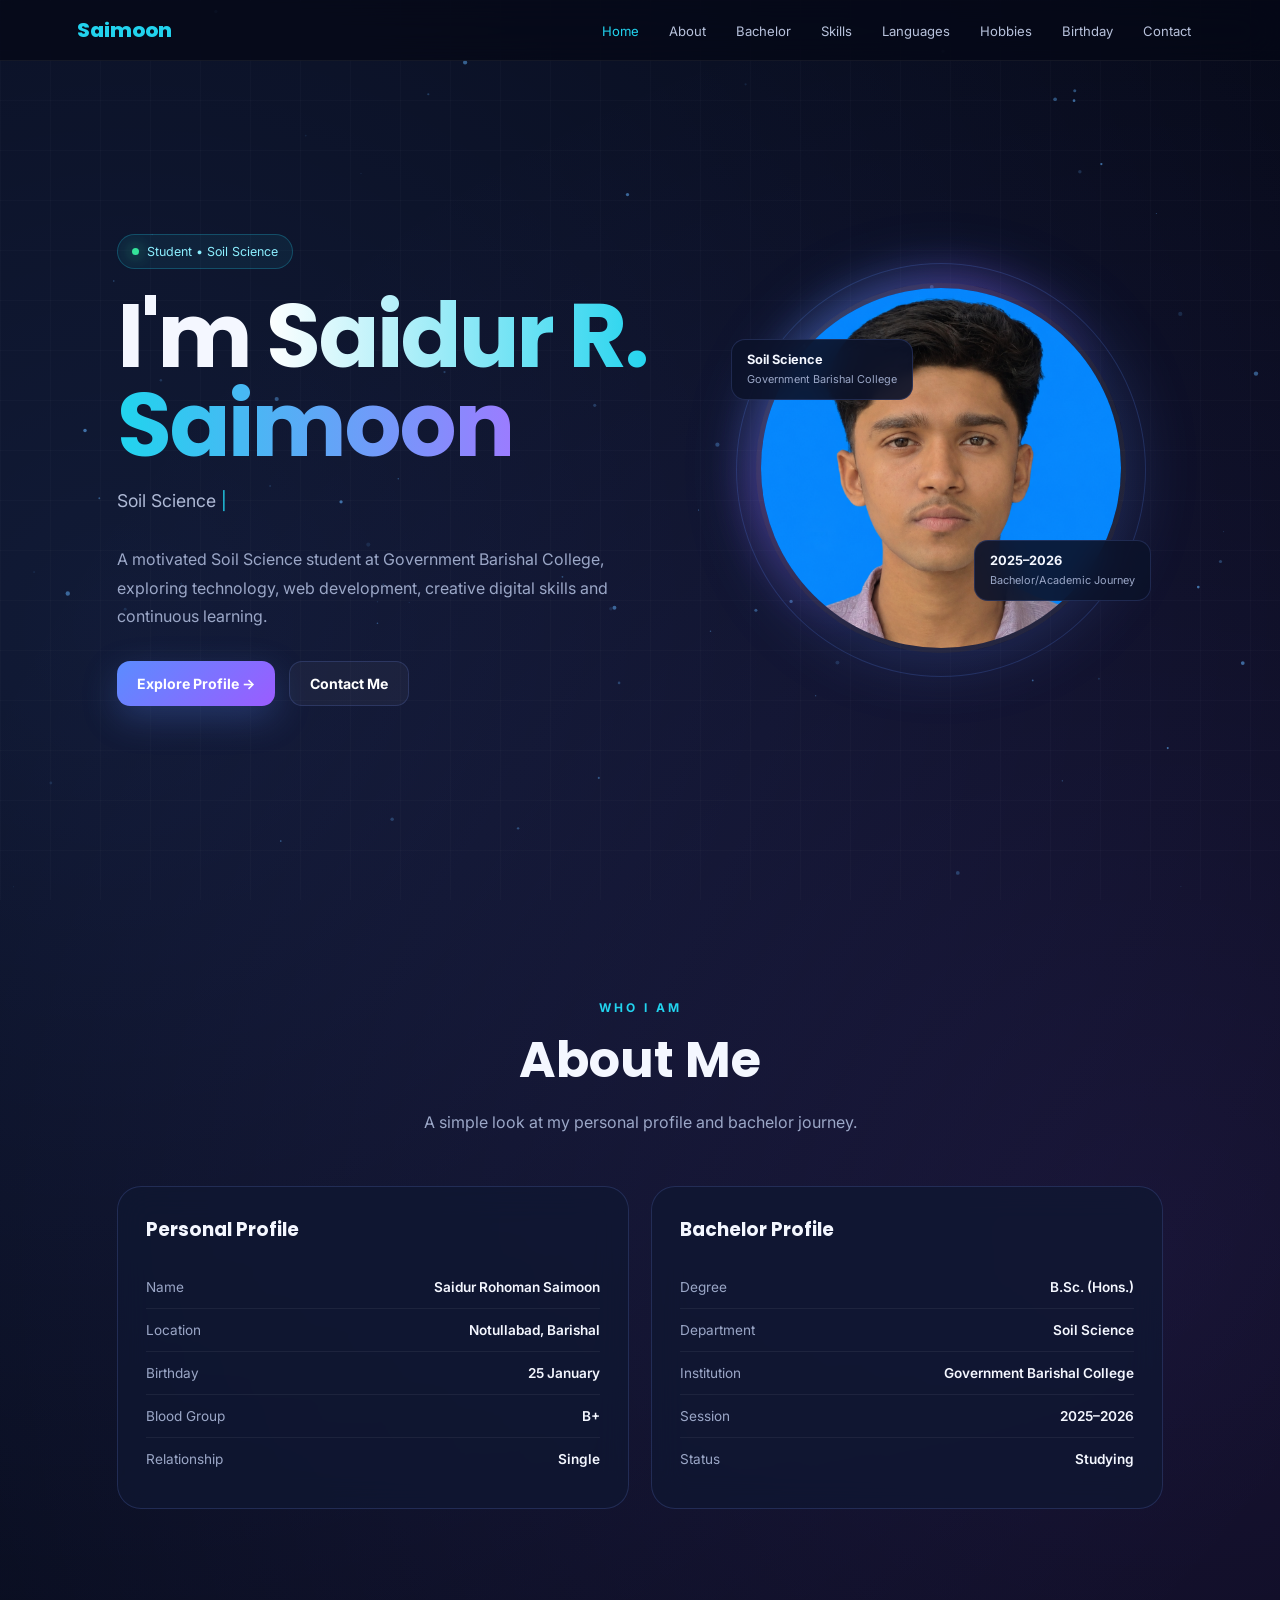
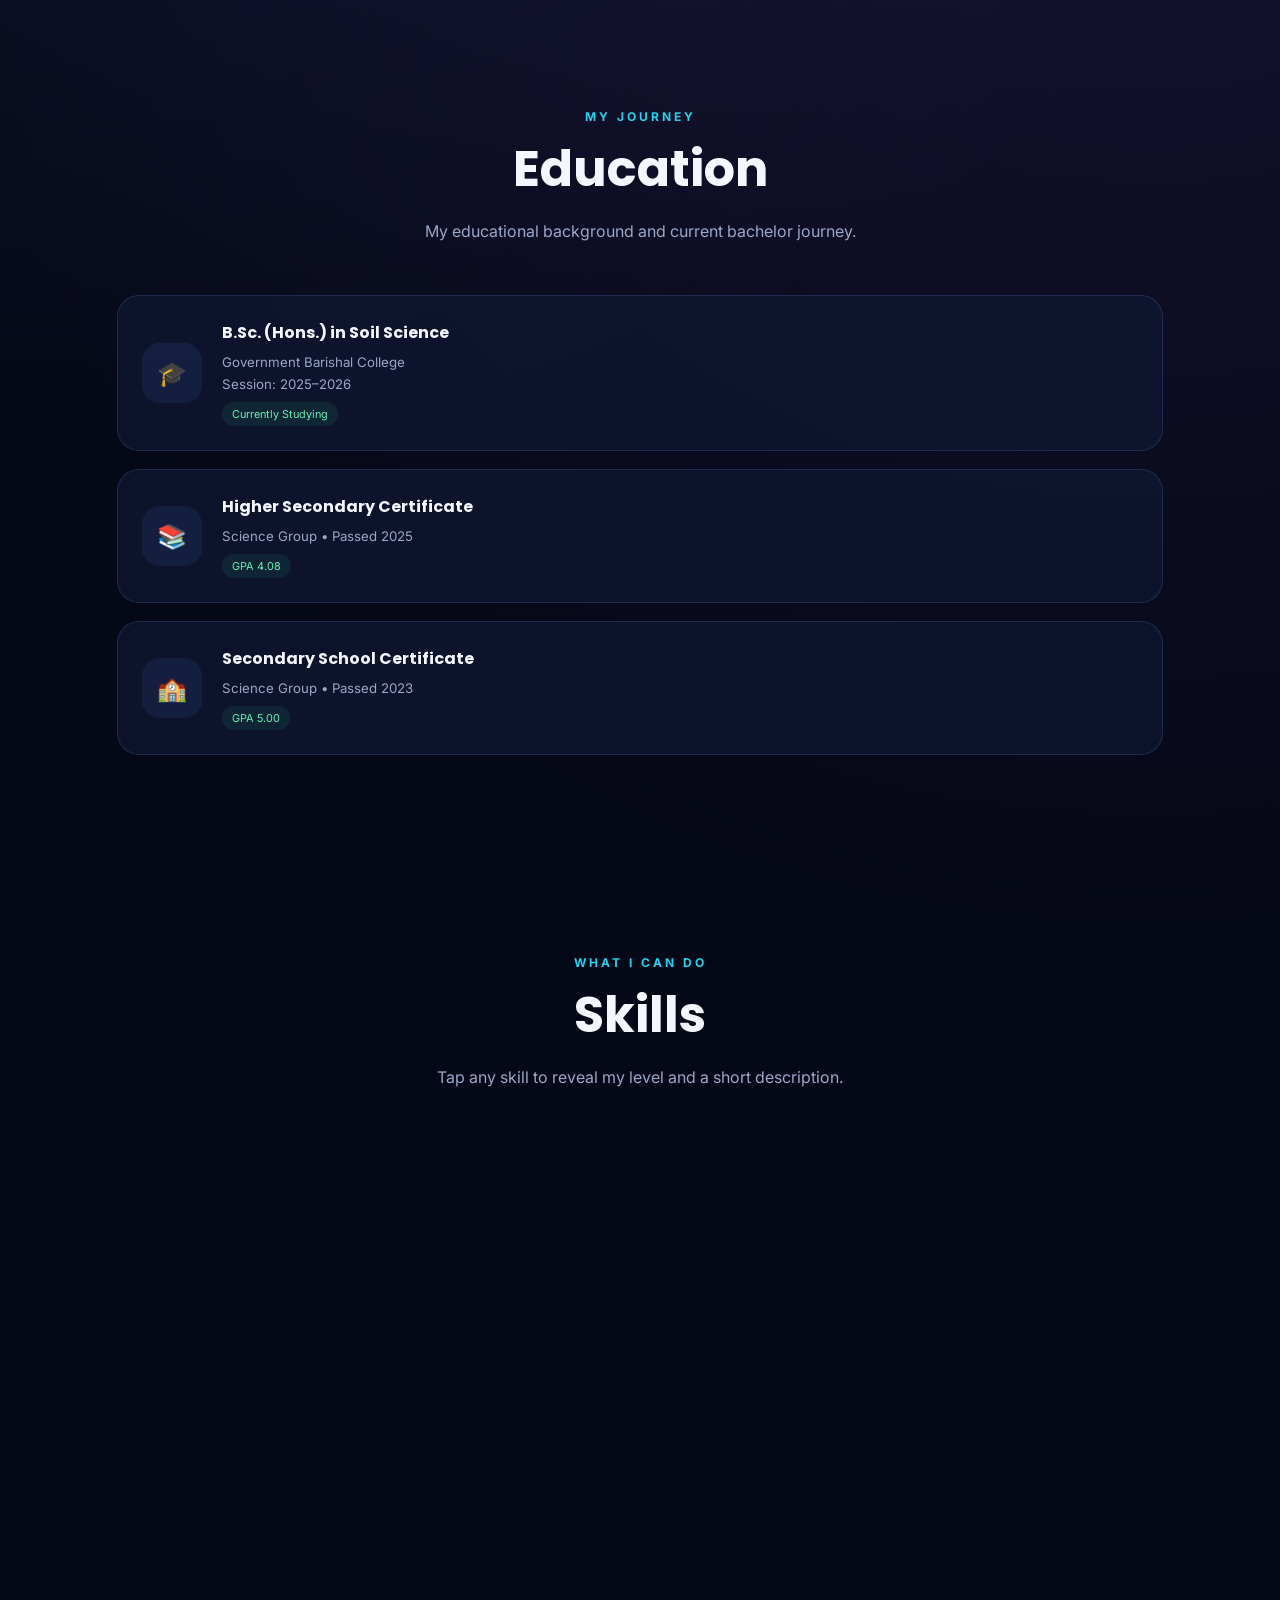
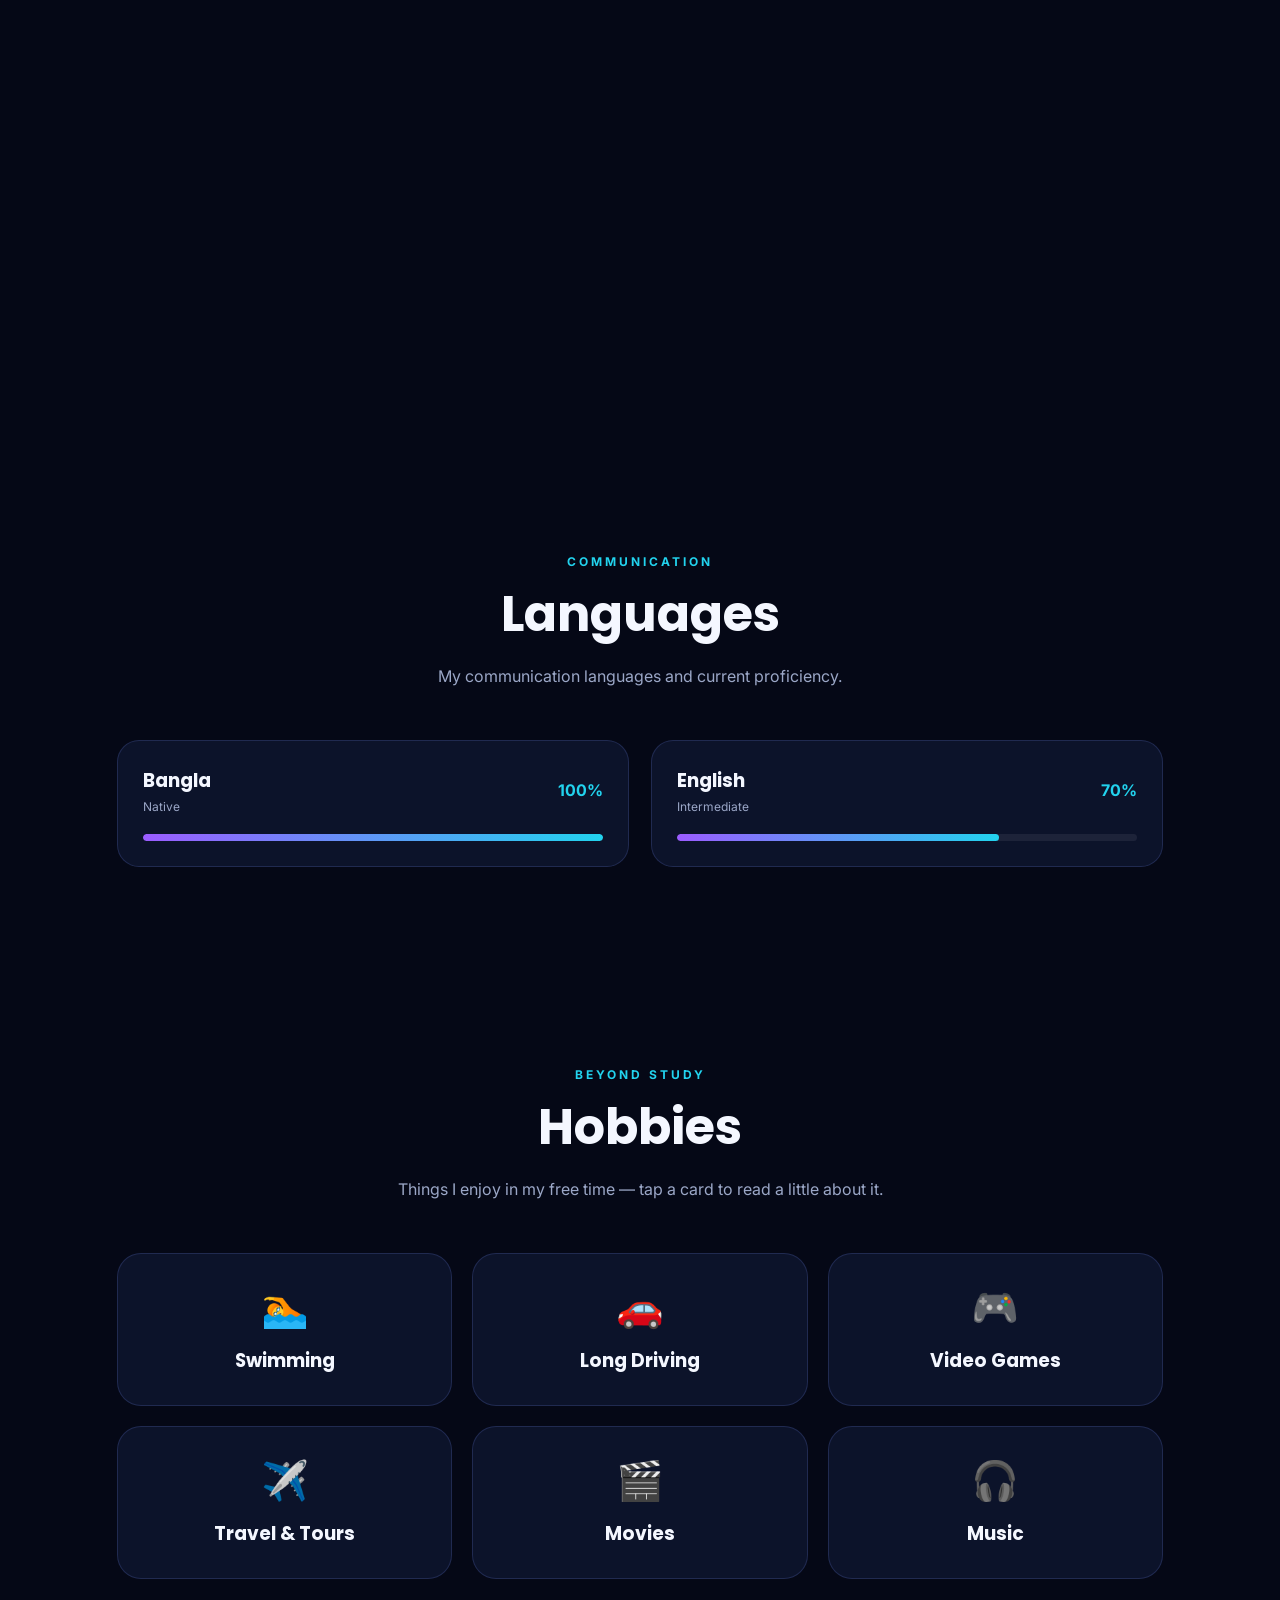
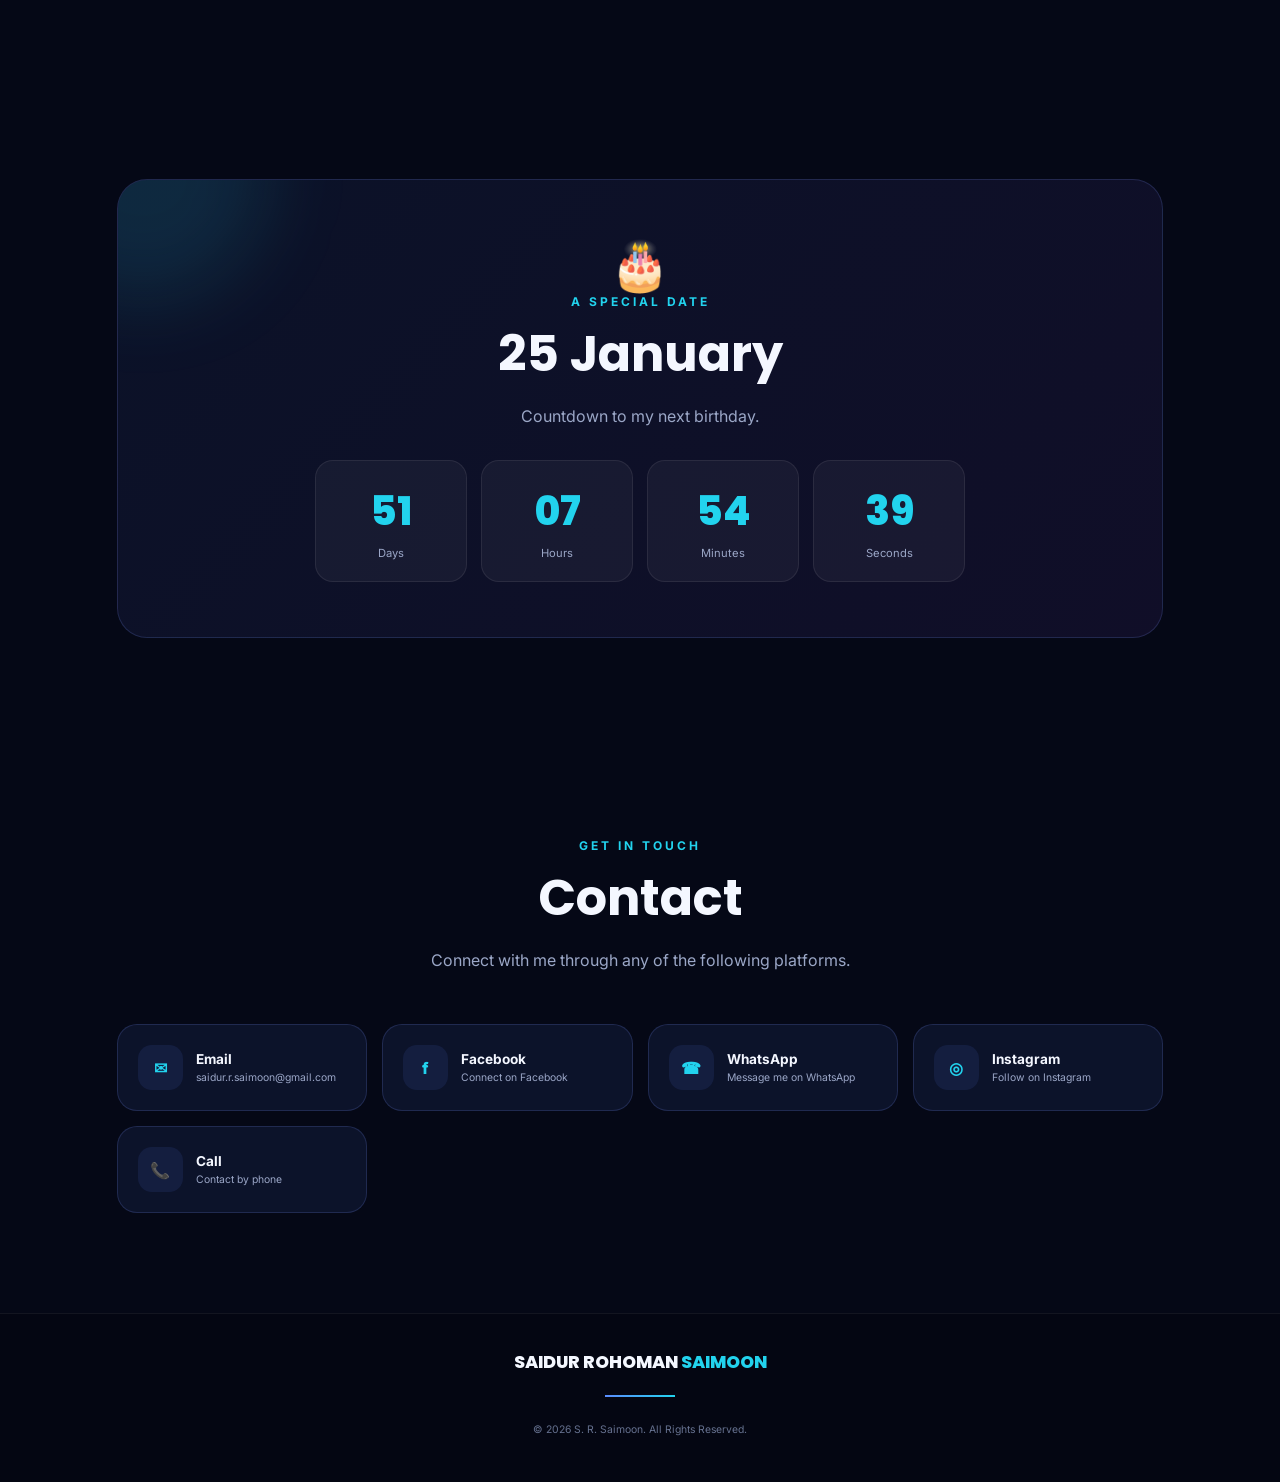
<file: index.html>
<!DOCTYPE html>
<html lang="en">
<head>

<meta charset="UTF-8">

<meta name="viewport"
content="width=device-width, initial-scale=1.0">

<meta name="theme-color" content="#050816">

<title>S. R. Saimoon | Portfolio</title>

<link rel="preconnect"
href="https://fonts.googleapis.com">

<link rel="preconnect"
href="https://fonts.gstatic.com"
crossorigin>

<link href="https://fonts.googleapis.com/css2?family=Inter:wght@400;500;600;700;800&family=Poppins:wght@400;500;600;700;800&display=swap"
rel="stylesheet">


<style>

*{
    margin:0;
    padding:0;
    box-sizing:border-box;
    scroll-behavior:smooth;
}

:root{
    --bg:#050816;
    --bg2:#080d20;
    --card:rgba(15,23,50,.75);
    --border:rgba(120,150,255,.18);
    --text:#f4f7ff;
    --muted:#9ba7c7;
    --blue:#5b8cff;
    --cyan:#22d3ee;
    --purple:#9b5cff;
    --green:#35e39a;
}

body{
    font-family:"Inter",sans-serif;
    color:var(--text);
    background:
    radial-gradient(
        circle at 10% 10%,
        rgba(91,140,255,.14),
        transparent 25%
    ),
    radial-gradient(
        circle at 90% 20%,
        rgba(155,92,255,.12),
        transparent 25%
    ),
    var(--bg);

    overflow-x:hidden;
}

body::before{
    content:"";
    position:fixed;
    inset:0;
    pointer-events:none;

    background-image:
    linear-gradient(
        rgba(255,255,255,.018) 1px,
        transparent 1px
    ),
    linear-gradient(
        90deg,
        rgba(255,255,255,.018) 1px,
        transparent 1px
    );

    background-size:50px 50px;
    z-index:-2;
}

a{
    text-decoration:none;
    color:inherit;
}

button{
    font-family:inherit;
}

canvas{
    position:fixed;
    inset:0;
    pointer-events:none;
    z-index:-1;
}


/* NAVBAR */

.navbar{
    position:fixed;
    top:0;
    left:0;
    width:100%;
    z-index:1000;

    padding:15px 6%;

    background:rgba(5,8,22,.72);
    backdrop-filter:blur(18px);

    border-bottom:
    1px solid rgba(255,255,255,.06);
}

.nav-inner{
    max-width:1250px;
    margin:auto;

    display:flex;
    align-items:center;
    justify-content:space-between;
}

.logo{
    font-family:"Poppins",sans-serif;
    font-size:1.25rem;
    font-weight:800;
}

.logo span{
    color:var(--cyan);
}

.nav-links{
    display:flex;
    gap:6px;
    list-style:none;
}

.nav-links a{
    padding:9px 12px;

    color:#b8c2dc;
    font-size:.82rem;

    border-radius:10px;

    transition:.3s;
}

.nav-links a:hover{
    color:white;
    background:
    rgba(91,140,255,.12);
}

.menu-btn{
    display:none;

    width:42px;
    height:42px;

    border:0;
    border-radius:12px;

    color:white;
    background:
    rgba(255,255,255,.06);

    font-size:1.3rem;
    cursor:pointer;
}


/* COMMON */

section{
    width:100%;
    max-width:1200px;
    margin:auto;
    padding:100px 6%;
}

.section-title{
    text-align:center;
    margin-bottom:50px;
}

.section-title .small{
    color:var(--cyan);

    font-size:.75rem;
    font-weight:700;

    text-transform:uppercase;
    letter-spacing:3px;
}

.section-title h2{
    margin-top:8px;

    font-family:"Poppins",sans-serif;

    font-size:
    clamp(2rem,5vw,3.1rem);
}

.section-title p{
    max-width:650px;
    margin:12px auto 0;

    color:var(--muted);
    line-height:1.7;
}

.reveal{
    opacity:0;
    transform:translateY(40px);

    transition:
    opacity .9s ease,
    transform .9s ease;
}

.reveal.show{
    opacity:1;
    transform:translateY(0);
}


/* HERO */

.hero{
    min-height:100vh;

    display:grid;
    grid-template-columns:1.1fr .9fr;

    align-items:center;
    gap:60px;

    padding-top:140px;
}

.badge{
    display:inline-flex;
    align-items:center;
    gap:8px;

    padding:9px 14px;

    border:
    1px solid rgba(34,211,238,.25);

    background:
    rgba(34,211,238,.07);

    color:#8cefff;

    border-radius:50px;

    font-size:.78rem;

    animation:
    badgePulse 2.5s infinite;
}

.badge::before{
    content:"";

    width:7px;
    height:7px;

    border-radius:50%;

    background:var(--green);

    box-shadow:
    0 0 15px var(--green);
}

.hero h1{
    margin-top:22px;

    font-family:"Poppins",sans-serif;

    font-size:
    clamp(3rem,7vw,6rem);

    line-height:1;

    letter-spacing:-3px;
}

.hero h1 span{
    background:
    linear-gradient(
        90deg,
        white,
        var(--cyan),
        #9b7cff
    );

    -webkit-background-clip:text;
    color:transparent;
}

.type-line{
    min-height:35px;

    margin-top:20px;

    color:#aeb9d5;
    font-size:1.1rem;
}

.cursor{
    color:var(--cyan);
    animation:blink .7s infinite;
}

.hero-desc{
    max-width:650px;

    margin-top:20px;

    color:var(--muted);

    line-height:1.8;
}

.hero-buttons{
    display:flex;
    flex-wrap:wrap;
    gap:14px;

    margin-top:30px;
}

.btn{
    position:relative;
    overflow:hidden;

    display:inline-flex;
    align-items:center;
    justify-content:center;

    padding:13px 20px;

    border:
    1px solid var(--border);

    border-radius:13px;

    background:
    rgba(255,255,255,.04);

    color:white;

    font-size:.88rem;
    font-weight:700;

    transition:.35s;
}

.btn.primary{
    border:0;

    background:
    linear-gradient(
        135deg,
        var(--blue),
        var(--purple)
    );

    box-shadow:
    0 12px 35px
    rgba(91,140,255,.25);
}

.btn:hover{
    transform:translateY(-4px);
}


/* PROFILE PHOTO */

.hero-photo{
    position:relative;

    width:min(370px,80vw);
    aspect-ratio:1;

    margin:auto;
}

.hero-photo::before{
    content:"";

    position:absolute;
    inset:-20px;

    border-radius:50%;

    border:
    1px solid
    rgba(91,140,255,.2);

    animation:
    spin 12s linear infinite;
}

.hero-photo::after{
    content:"";

    position:absolute;
    inset:-8px;

    border-radius:50%;

    background:
    linear-gradient(
        135deg,
        var(--cyan),
        var(--purple),
        transparent 60%
    );

    filter:blur(22px);

    opacity:.35;

    z-index:-1;

    animation:
    glow 3s ease-in-out infinite;
}

.profile-img{
    width:100%;
    height:100%;

    object-fit:cover;

    border-radius:50%;

    border:
    5px solid
    rgba(255,255,255,.08);

    box-shadow:
    0 0 70px
    rgba(91,140,255,.25);
}

.float-card{
    position:absolute;
    z-index:3;

    padding:12px 15px;

    background:
    rgba(12,18,42,.9);

    border:
    1px solid var(--border);

    border-radius:14px;

    backdrop-filter:blur(15px);

    animation:
    floating 4s ease-in-out infinite;
}

.float-card.one{
    left:-25px;
    top:15%;
}

.float-card.two{
    right:-25px;
    bottom:15%;

    animation-delay:1.5s;
}

.float-card strong{
    display:block;
    font-size:.8rem;
}

.float-card small{
    color:var(--muted);
    font-size:.68rem;
}


/* KEYFRAMES */

@keyframes blink{
    50%{
        opacity:0;
    }
}

@keyframes badgePulse{
    50%{
        box-shadow:
        0 0 25px
        rgba(34,211,238,.12);
    }
}

@keyframes floating{
    0%,100%{
        transform:translateY(0);
    }

    50%{
        transform:translateY(-12px);
    }
}

@keyframes spin{
    to{
        transform:rotate(360deg);
    }
}

@keyframes glow{
    50%{
        transform:scale(1.08);
        opacity:.5;
    }
}


/* MOBILE NAV */

@media(max-width:950px){

    .nav-links{
        position:absolute;

        top:70px;
        right:5%;

        width:230px;

        display:flex;
        flex-direction:column;

        padding:12px;

        background:
        rgba(7,12,30,.98);

        border:
        1px solid var(--border);

        border-radius:18px;

        opacity:0;
        visibility:hidden;

        transform:
        translateY(-15px)
        scale(.97);

        transition:.3s;
    }

    .nav-links.active{
        opacity:1;
        visibility:visible;

        transform:
        translateY(0)
        scale(1);
    }

    .nav-links a{
        display:block;
        padding:13px;
    }

    .menu-btn{
        display:block;
    }

    .hero{
        grid-template-columns:1fr;
        text-align:center;
    }

    .hero-buttons{
        justify-content:center;
    }

    .hero-photo{
        order:-1;
        width:270px;
    }
}


/* SMALL MOBILE */

@media(max-width:650px){

    section{
        padding:80px 5%;
    }

    .navbar{
        padding:13px 5%;
    }

    .hero{
        padding-top:120px;
        gap:40px;
    }

    .hero-photo{
        width:220px;
    }

    .float-card{
        display:none;
    }

    .hero h1{
        letter-spacing:-2px;
    }

}

</style>

</head>

<body>

<canvas id="particles"></canvas>


<!-- NAVIGATION -->

<nav class="navbar">

    <div class="nav-inner">

        <a href="#home" class="logo">
            <span>Saimoon</span>
        </a>

        <button
            class="menu-btn"
            id="menuBtn"
            aria-label="Open Menu">
            ☰
        </button>

        <ul class="nav-links" id="navLinks">

            <li>
                <a href="#home">Home</a>
            </li>

            <li>
                <a href="#about">About</a>
            </li>

            <li>
                <a href="#education">Bachelor</a>
            </li>

            <li>
                <a href="#skills">Skills</a>
            </li>

            <li>
                <a href="#languages">Languages</a>
            </li>

            <li>
                <a href="#hobbies">Hobbies</a>
            </li>

            <li>
                <a href="#birthday">Birthday</a>
            </li>

            <li>
                <a href="#contact">Contact</a>
            </li>

        </ul>

    </div>

</nav>


<!-- HERO -->

<section class="hero" id="home">

    <div class="hero-content reveal">

        <div class="badge">
            Student • Soil Science
        </div>

        <h1>
            I'm
            <span>
                Saidur R.<br>
                Saimoon
            </span>
        </h1>

        <div class="type-line">

            <span id="typewriter"></span>

            <span class="cursor">|</span>

        </div>

        <p class="hero-desc">
            A motivated Soil Science student at
            Government Barishal College,
            exploring technology, web development,
            creative digital skills and continuous learning.
        </p>

        <div class="hero-buttons">

            <a
                href="#about"
                class="btn primary">
                Explore Profile →
            </a>

            <a
                href="#contact"
                class="btn">
                Contact Me
            </a>

        </div>

    </div>


    <div class="hero-photo reveal">

        <img
            src="profile.jpg"
            alt="SAIDUR ROHOMAN SAIMOON"
            class="profile-img"
        >

        <div class="float-card one">

            <strong>
                Soil Science
            </strong>

            <small>
                Government Barishal College
            </small>

        </div>


        <div class="float-card two">

            <strong>
                2025–2026
            </strong>

            <small>
                Bachelor/Academic
                     Journey
            </small>

        </div>

    </div>

  </section>
  <!-- ABOUT -->

<section id="about">

    <div class="section-title reveal">

        <div class="small">
            Who I Am
        </div>

        <h2>
            About Me
        </h2>

        <p>
            A simple look at my personal profile
            and bachelor journey.
        </p>

    </div>


    <div class="about-grid">


        <!-- PERSONAL PROFILE -->

        <div class="info-card reveal">

            <h3>
                Personal Profile
            </h3>

            <div class="info-row">
                <span>Name</span>
                <span>Saidur Rohoman Saimoon</span>
            </div>

            <div class="info-row">
                <span>Location</span>
                <span>Notullabad, Barishal</span>
            </div>

            <div class="info-row">
                <span>Birthday</span>
                <span>25 January</span>
            </div>

            <div class="info-row">
                <span>Blood Group</span>
                <span>B+</span>
            </div>

            <div class="info-row">
                <span>Relationship</span>
                <span>Single</span>
            </div>

        </div>


        <!-- BACHELOR PROFILE -->

        <div class="info-card reveal">

            <h3>
                Bachelor Profile
            </h3>

            <div class="info-row">
                <span>Degree</span>
                <span>B.Sc. (Hons.)</span>
            </div>

            <div class="info-row">
                <span>Department</span>
                <span>Soil Science</span>
            </div>

            <div class="info-row">
                <span>Institution</span>
                <span>Government Barishal College</span>
            </div>

            <div class="info-row">
                <span>Session</span>
                <span>2025–2026</span>
            </div>

            <div class="info-row">
                <span>Status</span>
                <span>Studying</span>
            </div>

        </div>

    </div>

</section>



<!-- EDUCATION -->

<section id="education">

    <div class="section-title reveal">

        <div class="small">
            My Journey
        </div>

        <h2>
            Education
        </h2>

        <p>
            My educational background and current
            bachelor journey.
        </p>

    </div>


    <div class="education-list">


        <!-- BACHELOR -->

        <div class="edu-card reveal">

            <div class="edu-icon">
                🎓
            </div>

            <div>

                <h3>
                    B.Sc. (Hons.) in Soil Science
                </h3>

                <p>
                    Government Barishal College<br>
                    Session: 2025–2026
                </p>

                <span class="tag">
                    Currently Studying
                </span>

            </div>

        </div>


        <!-- HSC -->

        <div class="edu-card reveal">

            <div class="edu-icon">
                📚
            </div>

            <div>

                <h3>
                    Higher Secondary Certificate
                </h3>

                <p>
                    Science Group • Passed 2025
                </p>

                <span class="tag">
                    GPA 4.08
                </span>

            </div>

        </div>


        <!-- SSC -->

        <div class="edu-card reveal">

            <div class="edu-icon">
                🏫
            </div>

            <div>

                <h3>
                    Secondary School Certificate
                </h3>

                <p>
                    Science Group • Passed 2023
                </p>

                <span class="tag">
                    GPA 5.00
                </span>

            </div>

        </div>

    </div>

</section>



<!-- SKILLS -->

<section id="skills">

    <div class="section-title reveal">

        <div class="small">
            What I Can Do
        </div>

        <h2>
            Skills
        </h2>

        <p>
            Tap any skill to reveal my level
            and a short description.
        </p>

    </div>


    <div class="skills-grid">


        <!-- SKILL 1 -->

        <div
            class="skill-card reveal"
            style="--level:80%">

            <div class="skill-top">

                <div class="skill-icon">
                    🧠
                </div>

                <div class="skill-name">
                    Problem Solving
                </div>

            </div>

            <div class="skill-extra">

                <div class="skill-percent">
                    <span>Level</span>
                    <b>80%</b>
                </div>

                <div class="progress">
                    <span></span>
                </div>

                <p>
                    Finding practical solutions
                    through logical thinking.
                </p>

            </div>

        </div>


        <!-- SKILL 2 -->

        <div
            class="skill-card reveal"
            style="--level:78%">

            <div class="skill-top">

                <div class="skill-icon">
                    💬
                </div>

                <div class="skill-name">
                    Communication
                </div>

            </div>

            <div class="skill-extra">

                <div class="skill-percent">
                    <span>Level</span>
                    <b>78%</b>
                </div>

                <div class="progress">
                    <span></span>
                </div>

                <p>
                    Communicating ideas clearly
                    in academic and personal situations.
                </p>

            </div>

        </div>


        <!-- SKILL 3 -->

        <div
            class="skill-card reveal"
            style="--level:75%">

            <div class="skill-top">

                <div class="skill-icon">
                    🌐
                </div>

                <div class="skill-name">
                    Web Development
                </div>

            </div>

            <div class="skill-extra">

                <div class="skill-percent">
                    <span>Level</span>
                    <b>75%</b>
                </div>

                <div class="progress">
                    <span></span>
                </div>

                <p>
                    Building responsive and
                    interactive websites.
                </p>

            </div>

        </div>


        <!-- SKILL 4 -->

        <div
            class="skill-card reveal"
            style="--level:82%">

            <div class="skill-top">

                <div class="skill-icon">
                    ◈
                </div>

                <div class="skill-name">
                    HTML
                </div>

            </div>

            <div class="skill-extra">

                <div class="skill-percent">
                    <span>Level</span>
                    <b>82%</b>
                </div>

                <div class="progress">
                    <span></span>
                </div>

                <p>
                    Creating structured web pages
                    with HTML.
                </p>

            </div>

        </div>


        <!-- SKILL 5 -->

        <div
            class="skill-card reveal"
            style="--level:78%">

            <div class="skill-top">

                <div class="skill-icon">
                    🎨
                </div>

                <div class="skill-name">
                    CSS
                </div>

            </div>

            <div class="skill-extra">

                <div class="skill-percent">
                    <span>Level</span>
                    <b>78%</b>
                </div>

                <div class="progress">
                    <span></span>
                </div>

                <p>
                    Designing responsive layouts,
                    animations and interfaces.
                </p>

            </div>

        </div>


        <!-- SKILL 6 -->

        <div
            class="skill-card reveal"
            style="--level:68%">

            <div class="skill-top">

                <div class="skill-icon">
                    ⚡
                </div>

                <div class="skill-name">
                    JavaScript
                </div>

            </div>

            <div class="skill-extra">

                <div class="skill-percent">
                    <span>Level</span>
                    <b>68%</b>
                </div>

                <div class="progress">
                    <span></span>
                </div>

                <p>
                    Adding interactive and dynamic
                    website features.
                </p>

            </div>

        </div>


        <!-- SKILL 7 -->

        <div
            class="skill-card reveal"
            style="--level:65%">

            <div class="skill-top">

                <div class="skill-icon">
                    🐍
                </div>

                <div class="skill-name">
                    Python
                </div>

            </div>

            <div class="skill-extra">

                <div class="skill-percent">
                    <span>Level</span>
                    <b>65%</b>
                </div>

                <div class="progress">
                    <span></span>
                </div>

                <p>
                    Basic Python programming,
                    logic and simple automation.
                </p>

            </div>

        </div>


        <!-- SKILL 8 -->

        <div
            class="skill-card reveal"
            style="--level:70%">

            <div class="skill-top">

                <div class="skill-icon">
                    💻
                </div>

                <div class="skill-name">
                    Basic Programming
                </div>

            </div>

            <div class="skill-extra">

                <div class="skill-percent">
                    <span>Level</span>
                    <b>70%</b>
                </div>

                <div class="progress">
                    <span></span>
                </div>

                <p>
                    Understanding coding concepts
                    and programming logic.
                </p>

            </div>

        </div>


        <!-- SKILL 9 -->

        <div
            class="skill-card reveal"
            style="--level:85%">

            <div class="skill-top">

                <div class="skill-icon">
                    📄
                </div>

                <div class="skill-name">
                    Microsoft Word
                </div>

            </div>

            <div class="skill-extra">

                <div class="skill-percent">
                    <span>Level</span>
                    <b>85%</b>
                </div>

                <div class="progress">
                    <span></span>
                </div>

                <p>
                    Creating and formatting
                    professional documents.
                </p>

            </div>

        </div>


        <!-- SKILL 10 -->

        <div
            class="skill-card reveal"
            style="--level:82%">

            <div class="skill-top">

                <div class="skill-icon">
                    📊
                </div>

                <div class="skill-name">
                    Microsoft Excel
                </div>

            </div>

            <div class="skill-extra">

                <div class="skill-percent">
                    <span>Level</span>
                    <b>82%</b>
                </div>

                <div class="progress">
                    <span></span>
                </div>

                <p>
                    Working with tables, data
                    and basic formulas.
                </p>

            </div>

        </div>


        <!-- SKILL 11 -->

        <div
            class="skill-card reveal"
            style="--level:80%">

            <div class="skill-top">

                <div class="skill-icon">
                    📽️
                </div>

                <div class="skill-name">
                    PowerPoint
                </div>

            </div>

            <div class="skill-extra">

                <div class="skill-percent">
                    <span>Level</span>
                    <b>80%</b>
                </div>

                <div class="progress">
                    <span></span>
                </div>

                <p>
                    Creating clean and organized
                    presentations.
                </p>

            </div>

        </div>


        <!-- SKILL 12 -->

        <div
            class="skill-card reveal"
            style="--level:78%">

            <div class="skill-top">

                <div class="skill-icon">
                    ✨
                </div>

                <div class="skill-name">
                    Canva
                </div>

            </div>

            <div class="skill-extra">

                <div class="skill-percent">
                    <span>Level</span>
                    <b>78%</b>
                </div>

                <div class="progress">
                    <span></span>
                </div>

                <p>
                    Creating posters, presentations,
                    graphics and visual content.
                </p>

            </div>

        </div>

    </div>

</section>
<!-- MORE SKILLS -->

<section class="skills-more">

    <div class="skills-grid">

        <div class="skill-card reveal" style="--level:75%">
            <div class="skill-top">
                <div class="skill-icon">🤖</div>
                <div class="skill-name">Canva AI</div>
            </div>

            <div class="skill-extra">
                <div class="skill-percent">
                    <span>Level</span>
                    <b>75%</b>
                </div>
                <div class="progress"><span></span></div>
                <p>
                    Using AI-assisted creative tools
                    for digital content and design.
                </p>
            </div>
        </div>


        <div class="skill-card reveal" style="--level:72%">
            <div class="skill-top">
                <div class="skill-icon">🎨</div>
                <div class="skill-name">Graphic Design</div>
            </div>

            <div class="skill-extra">
                <div class="skill-percent">
                    <span>Level</span>
                    <b>72%</b>
                </div>
                <div class="progress"><span></span></div>
                <p>
                    Creating simple and attractive
                    digital graphics.
                </p>
            </div>
        </div>


        <div class="skill-card reveal" style="--level:80%">
            <div class="skill-top">
                <div class="skill-icon">⌨️</div>
                <div class="skill-name">Typing</div>
            </div>

            <div class="skill-extra">
                <div class="skill-percent">
                    <span>Level</span>
                    <b>80%</b>
                </div>
                <div class="progress"><span></span></div>
                <p>
                    Comfortable with Bangla and
                    English typing and documentation.
                </p>
            </div>
        </div>


        <div class="skill-card reveal" style="--level82%">
            <div class="skill-top">
                <div class="skill-icon">📥</div>
                <div class="skill-name">Data Entry</div>
            </div>

            <div class="skill-extra">
                <div class="skill-percent">
                    <span>Level</span>
                    <b>82%</b>
                </div>
                <div class="progress"><span></span></div>
                <p>
                    Entering, organizing and
                    managing digital information.
                </p>
            </div>
        </div>


        <div class="skill-card reveal" style="--level80%">
            <div class="skill-top">
                <div class="skill-icon">🔎</div>
                <div class="skill-name">Internet Research</div>
            </div>

            <div class="skill-extra">
                <div class="skill-percent">
                    <span>Level</span>
                    <b>80%</b>
                </div>
                <div class="progress"><span></span></div>
                <p>
                    Finding and organizing useful
                    information from online sources.
                </p>
            </div>
        </div>


        <div class="skill-card reveal" style="--level78%">
            <div class="skill-top">
                <div class="skill-icon">📝</div>
                <div class="skill-name">Documentation</div>
            </div>

            <div class="skill-extra">
                <div class="skill-percent">
                    <span>Level</span>
                    <b>78%</b>
                </div>
                <div class="progress"><span></span></div>
                <p>
                    Preparing organized notes,
                    reports and documents.
                </p>
            </div>
        </div>


        <div class="skill-card reveal" style="--level76%">
            <div class="skill-top">
                <div class="skill-icon">👥</div>
                <div class="skill-name">Teamwork</div>
            </div>

            <div class="skill-extra">
                <div class="skill-percent">
                    <span>Level</span>
                    <b>76%</b>
                </div>
                <div class="progress"><span></span></div>
                <p>
                    Working cooperatively and
                    sharing ideas with others.
                </p>
            </div>
        </div>


        <div class="skill-card reveal" style="--level75%">
            <div class="skill-top">
                <div class="skill-icon">⏱️</div>
                <div class="skill-name">Time Management</div>
            </div>

            <div class="skill-extra">
                <div class="skill-percent">
                    <span>Level</span>
                    <b>75%</b>
                </div>
                <div class="progress"><span></span></div>
                <p>
                    Planning tasks and managing
                    study and personal time.
                </p>
            </div>
        </div>


        <div class="skill-card reveal" style="--level78%">
            <div class="skill-top">
                <div class="skill-icon">🔬</div>
                <div class="skill-name">Research</div>
            </div>

            <div class="skill-extra">
                <div class="skill-percent">
                    <span>Level</span>
                    <b>78%</b>
                </div>
                <div class="progress"><span></span></div>
                <p>
                    Exploring topics and collecting
                    useful academic information.
                </p>
            </div>
        </div>


        <div class="skill-card reveal" style="--level76%">
            <div class="skill-top">
                <div class="skill-icon">🎤</div>
                <div class="skill-name">Presentation</div>
            </div>

            <div class="skill-extra">
                <div class="skill-percent">
                    <span>Level</span>
                    <b>76%</b>
                </div>
                <div class="progress"><span></span></div>
                <p>
                    Presenting information in a
                    clear and organized way.
                </p>
            </div>
        </div>


        <div class="skill-card reveal" style="--level85%">
            <div class="skill-top">
                <div class="skill-icon">🖥️</div>
                <div class="skill-name">Computer Operation</div>
            </div>

            <div class="skill-extra">
                <div class="skill-percent">
                    <span>Level</span>
                    <b>85%</b>
                </div>
                <div class="progress"><span></span></div>
                <p>
                    Basic computer operation,
                    files and everyday digital tasks.
                </p>
            </div>
        </div>


        <div class="skill-card reveal" style="--level72%">
            <div class="skill-top">
                <div class="skill-icon">📱</div>
                <div class="skill-name">Digital Literacy</div>
            </div>

            <div class="skill-extra">
                <div class="skill-percent">
                    <span>Level</span>
                    <b>72%</b>
                </div>
                <div class="progress"><span></span></div>
                <p>
                    Using digital platforms,
                    tools and online services.
                </p>
            </div>
        </div>


        <div class="skill-card reveal" style="--level70%">
            <div class="skill-top">
                <div class="skill-icon">🐙</div>
                <div class="skill-name">Git & GitHub</div>
            </div>

            <div class="skill-extra">
                <div class="skill-percent">
                    <span>Level</span>
                    <b>70%</b>
                </div>
                <div class="progress"><span></span></div>
                <p>
                    Managing simple projects and
                    publishing websites with GitHub.
                </p>
            </div>
        </div>

    </div>

  </section>
  <!-- LANGUAGES -->

<section id="languages">

    <div class="section-title reveal">

        <div class="small">
            Communication
        </div>

        <h2>
            Languages
        </h2>

        <p>
            My communication languages and
            current proficiency.
        </p>

    </div>


    <div class="language-grid">


        <div class="language-card reveal">

            <div class="language-top">

                <div>
                    <h3>Bangla</h3>
                    <p>Native</p>
                </div>

                <strong>100%</strong>

            </div>

            <div class="language-line">
                <span style="width:100%"></span>
            </div>

        </div>


        <div class="language-card reveal">

            <div class="language-top">

                <div>
                    <h3>English</h3>
                    <p>Intermediate</p>
                </div>

                <strong>70%</strong>

            </div>

            <div class="language-line">
                <span style="width:70%"></span>
            </div>

        </div>

    </div>

</section>



<!-- HOBBIES -->

<section id="hobbies">

    <div class="section-title reveal">

        <div class="small">
            Beyond Study
        </div>

        <h2>
            Hobbies
        </h2>

        <p>
            Things I enjoy in my free time — tap a card to read a little about it.
        </p>

    </div>


    <div class="hobby-grid">


        <div class="hobby-card reveal" data-text="A refreshing activity that I enjoy.">

            <div class="hobby-icon">
                🏊
            </div>

            <h3>
                Swimming
            </h3>

            <div class="hobby-desc">
                <span class="hobby-typed"></span><span class="hobby-cursor">|</span>
            </div>

        </div>


        <div class="hobby-card reveal" data-text="Enjoying long journeys and exploring new places.">

            <div class="hobby-icon">
                🚗
            </div>

            <h3>
                Long Driving
            </h3>

            <div class="hobby-desc">
                <span class="hobby-typed"></span><span class="hobby-cursor">|</span>
            </div>

        </div>


        <div class="hobby-card reveal" data-text="Playing games for entertainment and fun.">

            <div class="hobby-icon">
                🎮
            </div>

            <h3>
                Video Games
            </h3>

            <div class="hobby-desc">
                <span class="hobby-typed"></span><span class="hobby-cursor">|</span>
            </div>

        </div>


        <div class="hobby-card reveal" data-text="Exploring new places and different cultures.">

            <div class="hobby-icon">
                ✈️
            </div>

            <h3>
                Travel &amp; Tours
            </h3>

            <div class="hobby-desc">
                <span class="hobby-typed"></span><span class="hobby-cursor">|</span>
            </div>

        </div>


        <div class="hobby-card reveal" data-text="Watching movies to relax and enjoy good stories.">

            <div class="hobby-icon">
                🎬
            </div>

            <h3>
                Movies
            </h3>

            <div class="hobby-desc">
                <span class="hobby-typed"></span><span class="hobby-cursor">|</span>
            </div>

        </div>


        <div class="hobby-card reveal" data-text="Listening to music for focus and relaxation.">

            <div class="hobby-icon">
                🎧
            </div>

            <h3>
                Music
            </h3>

            <div class="hobby-desc">
                <span class="hobby-typed"></span><span class="hobby-cursor">|</span>
            </div>

        </div>

    </div>

</section>



<!-- BIRTHDAY -->

<section id="birthday">

    <div class="birthday-box reveal">

        <div class="birthday-icon">
            🎂
        </div>

        <div class="section-title">

            <div class="small">
                A Special Date
            </div>

            <h2>
                25 January
            </h2>

            <p>
                Countdown to my next birthday.
            </p>

        </div>


        <div class="countdown">


            <div class="time-box">

                <span id="days">
                    00
                </span>

                <small>
                    Days
                </small>

            </div>


            <div class="time-box">

                <span id="hours">
                    00
                </span>

                <small>
                    Hours
                </small>

            </div>


            <div class="time-box">

                <span id="minutes">
                    00
                </span>

                <small>
                    Minutes
                </small>

            </div>


            <div class="time-box">

                <span id="seconds">
                    00
                </span>

                <small>
                    Seconds
                </small>

            </div>

        </div>

    </div>

</section>



<!-- CONTACT -->

<section id="contact">

    <div class="section-title reveal">

        <div class="small">
            Get In Touch
        </div>

        <h2>
            Contact
        </h2>

        <p>
            Connect with me through any
            of the following platforms.
        </p>

    </div>


    <div class="contact-grid">


        <a
            href="mailto:saidur.r.saimoon@gmail.com"
            class="contact-card reveal">

            <div class="contact-icon">
                ✉
            </div>

            <div>
                <h3>
                    Email
                </h3>

                <p>
                    saidur.r.saimoon@gmail.com
                </p>
            </div>

        </a>


        <a
            href="https://www.facebook.com/Saidur.R.Saimoon"
            target="_blank"
            class="contact-card reveal">

            <div class="contact-icon">
                f
            </div>

            <div>
                <h3>
                    Facebook
                </h3>

                <p>
                    Connect on Facebook
                </p>
            </div>

        </a>


        <a
            href="https://wa.me/8801610426493"
            target="_blank"
            class="contact-card reveal">

            <div class="contact-icon">
                ☎
            </div>

            <div>
                <h3>
                    WhatsApp
                </h3>

                <p>
                    Message me on WhatsApp
                </p>
            </div>

        </a>


        <a
            href="https://www.instagram.com/s.r.saimoon"
            target="_blank"
            class="contact-card reveal">

            <div class="contact-icon">
                ◎
            </div>

            <div>
                <h3>
                    Instagram
                </h3>

                <p>
                    Follow on Instagram
                </p>
            </div>

        </a>


        <a
            href="tel:+8801610426493"
            class="contact-card reveal">

            <div class="contact-icon">
                📞
            </div>

            <div>
                <h3>
                    Call
                </h3>

                <p>
                    Contact by phone
                </p>
            </div>

        </a>

    </div>

</section>
<!-- FOOTER -->

<footer>

    <div class="footer-inner">

        <div class="footer-logo">
            SAIDUR ROHOMAN <span>SAIMOON</span>
        </div>

        <p>
            
        </p>

        <div class="footer-line"></div>

        <small>
            © <span id="year"></span>
            S. R. Saimoon. All Rights Reserved.
        </small>

    </div>

</footer>



<style>

/* ABOUT */

.about-grid{
    display:grid;

    grid-template-columns:
    repeat(2,1fr);

    gap:22px;
}

.info-card{
    padding:28px;

    background:
    var(--card);

    border:
    1px solid var(--border);

    border-radius:24px;

    backdrop-filter:blur(16px);

    transition:.4s;
}

.info-card:hover{
    transform:
    translateY(-8px);

    border-color:
    rgba(91,140,255,.4);

    box-shadow:
    0 20px 60px
    rgba(0,0,0,.25);
}

.info-card h3{
    margin-bottom:22px;

    font-family:"Poppins",sans-serif;
}

.info-row{
    display:flex;

    justify-content:space-between;

    gap:20px;

    padding:13px 0;

    border-bottom:
    1px solid
    rgba(255,255,255,.06);

    font-size:.85rem;
}

.info-row:last-child{
    border-bottom:0;
}

.info-row span:first-child{
    color:var(--muted);
}

.info-row span:last-child{
    text-align:right;
    font-weight:600;
}


/* EDUCATION */

.education-list{
    display:grid;
    gap:18px;
}

.edu-card{
    display:flex;
    align-items:center;

    gap:20px;

    padding:24px;

    background:
    var(--card);

    border:
    1px solid var(--border);

    border-radius:22px;

    transition:.4s;
}

.edu-card:hover{
    transform:
    translateX(8px);

    border-color:
    rgba(34,211,238,.4);
}

.edu-icon{
    width:60px;
    height:60px;

    flex-shrink:0;

    display:grid;
    place-items:center;

    border-radius:18px;

    background:
    rgba(91,140,255,.1);

    font-size:1.5rem;
}

.edu-card h3{
    font-family:"Poppins",sans-serif;
    font-size:1rem;
}

.edu-card p{
    margin:7px 0;

    color:var(--muted);

    line-height:1.6;

    font-size:.83rem;
}

.tag{
    display:inline-block;

    padding:5px 10px;

    border-radius:20px;

    background:
    rgba(53,227,154,.09);

    color:#65efb0;

    font-size:.68rem;
}


/* SKILLS */

.skills-grid{
    display:grid;

    grid-template-columns:
    repeat(4,1fr);

    gap:16px;
}

.skill-card{
    position:relative;

    padding:18px;

    min-height:76px;

    background:
    var(--card);

    border:
    1px solid var(--border);

    border-radius:18px;

    cursor:pointer;

    overflow:hidden;

    transition:
    transform .35s,
    border-color .35s,
    box-shadow .35s;
}

.skill-card:hover{
    transform:
    translateY(-7px)
    rotateX(2deg);

    border-color:
    rgba(91,140,255,.45);

    box-shadow:
    0 18px 45px
    rgba(0,0,0,.28);
}

.skill-top{
    display:flex;
    align-items:center;

    gap:12px;
}

.skill-icon{
    width:38px;
    height:38px;

    display:grid;
    place-items:center;

    flex-shrink:0;

    border-radius:12px;

    background:
    rgba(91,140,255,.1);

    font-size:1rem;
}

.skill-name{
    font-size:.82rem;
    font-weight:700;
}

.skill-extra{
    display:none;

    margin-top:16px;

    animation:
    skillOpen .4s ease;
}

.skill-card.active{
    border-color:
    rgba(34,211,238,.5);

    box-shadow:
    0 15px 45px
    rgba(34,211,238,.08);
}

.skill-card.active
.skill-extra{
    display:block;
}

.skill-percent{
    display:flex;
    justify-content:space-between;

    color:var(--muted);

    font-size:.7rem;
}

.skill-percent b{
    color:var(--cyan);
}

.progress{
    height:5px;

    margin-top:9px;

    background:
    rgba(255,255,255,.07);

    border-radius:20px;

    overflow:hidden;
}

.progress span{
    display:block;

    width:0;
    height:100%;

    border-radius:20px;

    background:
    linear-gradient(
        90deg,
        var(--blue),
        var(--cyan)
    );

    transition:
    width 1s ease;
}

.skill-card.active
.progress span{
    width:var(--level);
}

.skill-extra p{
    margin-top:11px;

    color:var(--muted);

    font-size:.7rem;

    line-height:1.6;
}

@keyframes skillOpen{

    from{
        opacity:0;
        transform:translateY(-8px);
    }

    to{
        opacity:1;
        transform:translateY(0);
    }

}


/* LANGUAGES */

.language-grid{
    display:grid;

    grid-template-columns:
    repeat(2,1fr);

    gap:22px;
}

.language-card{
    padding:25px;

    background:
    var(--card);

    border:
    1px solid var(--border);

    border-radius:22px;

    transition:.35s;
}

.language-card:hover{
    transform:
    translateY(-7px);
}

.language-top{
    display:flex;

    justify-content:space-between;

    align-items:center;
}

.language-top h3{
    font-family:"Poppins",sans-serif;
}

.language-top p{
    margin-top:4px;

    color:var(--muted);

    font-size:.75rem;
}

.language-top strong{
    color:var(--cyan);
}

.language-line{
    height:7px;

    margin-top:20px;

    background:
    rgba(255,255,255,.07);

    border-radius:20px;

    overflow:hidden;
}

.language-line span{
    display:block;

    height:100%;

    border-radius:20px;

    background:
    linear-gradient(
        90deg,
        var(--purple),
        var(--cyan)
    );

    animation:
    languageGrow 1.5s ease;
}

@keyframes languageGrow{

    from{
        width:0 !important;
    }

}


/* HOBBIES */

.hobby-grid{
    display:grid;

    grid-template-columns:
    repeat(3,1fr);

    gap:20px;
}

.hobby-card{
    padding:30px 22px;

    text-align:center;

    background:
    var(--card);

    border:
    1px solid var(--border);

    border-radius:24px;

    cursor:pointer;

    transition:.4s;
}

.hobby-card:hover{
    transform:
    translateY(-10px)
    scale(1.02);

    border-color:
    rgba(155,92,255,.45);
}

.hobby-card.pulse{
    animation:hobbyPulse .5s ease;
}

@keyframes hobbyPulse{

    0%{
        transform:scale(1);
    }

    45%{
        transform:scale(1.05);
    }

    100%{
        transform:scale(1);
    }

}

.hobby-icon{
    font-size:2.4rem;

    margin-bottom:15px;

    animation:
    hobbyFloat 3s ease-in-out infinite;
}

.hobby-card h3{
    font-family:"Poppins",sans-serif;
}

.hobby-desc{
    max-height:0;
    overflow:hidden;
    opacity:0;
    margin-top:0;

    transition:
    max-height .4s ease,
    opacity .4s ease,
    margin-top .4s ease;

    color:var(--muted);
    font-size:.78rem;
    line-height:1.6;
}

.hobby-card.open .hobby-desc{
    max-height:120px;
    opacity:1;
    margin-top:9px;
}

.hobby-cursor{
    color:var(--cyan);
    animation:blink 1s infinite;
}

@keyframes hobbyFloat{

    0%,100%{
        transform:translateY(0);
    }

    50%{
        transform:translateY(-6px);
    }

}


/* BIRTHDAY */

.birthday-box{
    position:relative;

    padding:55px 30px;

    text-align:center;

    background:
    linear-gradient(
        135deg,
        rgba(91,140,255,.08),
        rgba(155,92,255,.08)
    );

    border:
    1px solid var(--border);

    border-radius:30px;

    overflow:hidden;
}

.birthday-box::before{
    content:"";

    position:absolute;

    width:250px;
    height:250px;

    top:-130px;
    left:-100px;

    border-radius:50%;

    background:
    rgba(34,211,238,.12);

    filter:blur(40px);
}

.birthday-icon{
    font-size:3rem;

    animation:
    birthdayBounce 2s ease-in-out infinite;
}

.birthday-box .section-title{
    margin-bottom:25px;
}

.countdown{
    display:grid;

    grid-template-columns:
    repeat(4,1fr);

    max-width:650px;

    margin:30px auto 0;

    gap:14px;
}

.time-box{
    padding:20px 10px;

    background:
    rgba(255,255,255,.045);

    border:
    1px solid
    rgba(255,255,255,.08);

    border-radius:18px;
}

.time-box span{
    display:block;

    font-family:"Poppins",sans-serif;

    font-size:
    clamp(1.7rem,5vw,2.5rem);

    font-weight:800;

    color:var(--cyan);
}

.time-box small{
    color:var(--muted);

    font-size:.7rem;
}

@keyframes birthdayBounce{

    0%,100%{
        transform:translateY(0)
        rotate(0);
    }

    50%{
        transform:translateY(-10px)
        rotate(5deg);
    }

}


/* CONTACT */

.contact-grid{
    display:grid;

    grid-template-columns:
    repeat(4,1fr);

    gap:15px;
}

.contact-card{
    display:flex;

    align-items:center;

    gap:13px;

    padding:20px;

    background:
    var(--card);

    border:
    1px solid var(--border);

    border-radius:20px;

    transition:.35s;
}

.contact-card:hover{
    transform:
    translateY(-7px);

    border-color:
    rgba(34,211,238,.4);

    box-shadow:
    0 15px 40px
    rgba(0,0,0,.25);
}

.contact-icon{
    width:45px;
    height:45px;

    display:grid;
    place-items:center;

    flex-shrink:0;

    border-radius:14px;

    background:
    rgba(91,140,255,.1);

    color:var(--cyan);

    font-weight:800;
}

.contact-card h3{
    font-size:.85rem;
}

.contact-card p{
    margin-top:4px;

    color:var(--muted);

    font-size:.65rem;
}


/* FOOTER */

footer{
    padding:35px 6% 45px;

    text-align:center;

    border-top:
    1px solid
    rgba(255,255,255,.06);

    background:
    rgba(0,0,0,.15);
}

.footer-logo{
    font-family:"Poppins",sans-serif;

    font-size:1.1rem;

    font-weight:800;
}

.footer-logo span{
    color:var(--cyan);
}

.footer-inner p{
    margin-top:8px;

    color:var(--muted);

    font-size:.75rem;
}

.footer-line{
    width:70px;
    height:2px;

    margin:20px auto;

    background:
    linear-gradient(
        90deg,
        var(--blue),
        var(--cyan)
    );
}

.footer-inner small{
    color:#66718f;

    font-size:.65rem;
}


/* RESPONSIVE */

@media(max-width:1100px){

    .skills-grid{
        grid-template-columns:
        repeat(3,1fr);
    }

    .contact-grid{
        grid-template-columns:
        repeat(2,1fr);
    }

}


@media(max-width:800px){

    .about-grid,
    .language-grid{
        grid-template-columns:1fr;
    }

    .skills-grid{
        grid-template-columns:
        repeat(2,1fr);
    }

    .hobby-grid{
        grid-template-columns:
        1fr;
    }

}


@media(max-width:500px){

    .skills-grid{
        grid-template-columns:
        repeat(2,1fr);

        gap:10px;
    }

    .skill-card{
        padding:14px;
    }

    .skill-name{
        font-size:.72rem;
    }

    .skill-icon{
        width:34px;
        height:34px;
    }

    .contact-grid{
        grid-template-columns:1fr;
    }

    .countdown{
        grid-template-columns:
        repeat(2,1fr);
    }

    .info-row{
        flex-direction:column;
        gap:5px;
    }

    .info-row span:last-child{
        text-align:left;
    }

}

</style>

<script>
  /* MOBILE MENU */

const menuBtn =
document.getElementById("menuBtn");

const navLinks =
document.getElementById("navLinks");


menuBtn.addEventListener("click", () => {

    navLinks.classList.toggle("active");

});


document
.querySelectorAll(".nav-links a")
.forEach(link => {

    link.addEventListener("click", () => {

        navLinks.classList.remove("active");

    });

});



/* TYPEWRITER */

const typewriter =
document.getElementById("typewriter");

const words = [

    "Soil Science Student",
    "Aspiring Web Developer",
    "Creative Learner",
    "Technology Enthusiast"

];

let wordIndex = 0;
let charIndex = 0;
let deleting = false;


function typeEffect(){

    const current =
    words[wordIndex];

    if(!deleting){

        typewriter.textContent =
        current.substring(0,charIndex + 1);

        charIndex++;

        if(charIndex === current.length){

            deleting = true;

            setTimeout(
                typeEffect,
                1300
            );

            return;
        }

    }else{

        typewriter.textContent =
        current.substring(0,charIndex - 1);

        charIndex--;

        if(charIndex === 0){

            deleting = false;

            wordIndex =
            (wordIndex + 1)
            % words.length;

        }

    }

    setTimeout(
        typeEffect,
        deleting ? 45 : 80
    );
}

typeEffect();



/* SCROLL REVEAL */

const revealObserver =
new IntersectionObserver(

    entries => {

        entries.forEach(entry => {

            if(entry.isIntersecting){

                entry.target
                .classList
                .add("show");

            }

        });

    },

    {
        threshold:.12
    }

);


document
.querySelectorAll(".reveal")
.forEach(el => {

    revealObserver.observe(el);

});



/* SKILL CLICK */

document
.querySelectorAll(".skill-card")
.forEach(card => {

    card.addEventListener("click", () => {

        card.classList.toggle("active");

    });

});



/* HOBBY CLICK */

document
.querySelectorAll(".hobby-card")
.forEach(card => {

    const typedEl =
    card.querySelector(".hobby-typed");

    const fullText =
    card.dataset.text || "";

    let typeTimer = null;
    let charIndex = 0;

    card.addEventListener("click", () => {

        card.classList.add("pulse");

        setTimeout(
            () => card.classList.remove("pulse"),
            500
        );

        const isOpen =
        card.classList.contains("open");

        clearInterval(typeTimer);

        if(isOpen){

            card.classList.remove("open");
            typedEl.textContent = "";
            return;

        }

        card.classList.add("open");
        charIndex = 0;
        typedEl.textContent = "";

        typeTimer = setInterval(() => {

            typedEl.textContent +=
            fullText.charAt(charIndex);

            charIndex++;

            if(charIndex >= fullText.length){
                clearInterval(typeTimer);
            }

        }, 28);

    });

});



/* BIRTHDAY COUNTDOWN */

function updateBirthday(){

    const now =
    new Date();

    let year =
    now.getFullYear();

    let birthday =
    new Date(
        year,
        0,
        25,
        0,
        0,
        0
    );


    if(now >= birthday){

        birthday =
        new Date(
            year + 1,
            0,
            25,
            0,
            0,
            0
        );

    }


    const difference =
    birthday.getTime()
    - now.getTime();


    const days =
    Math.floor(
        difference /
        (1000 * 60 * 60 * 24)
    );


    const hours =
    Math.floor(
        (difference /
        (1000 * 60 * 60))
        % 24
    );


    const minutes =
    Math.floor(
        (difference /
        (1000 * 60))
        % 60
    );


    const seconds =
    Math.floor(
        (difference /
        1000)
        % 60
    );


    document.getElementById("days")
    .textContent =
    String(days).padStart(2,"0");


    document.getElementById("hours")
    .textContent =
    String(hours).padStart(2,"0");


    document.getElementById("minutes")
    .textContent =
    String(minutes).padStart(2,"0");


    document.getElementById("seconds")
    .textContent =
    String(seconds).padStart(2,"0");

}


updateBirthday();

setInterval(
    updateBirthday,
    1000
);



/* CURRENT YEAR */

document.getElementById("year")
.textContent =
new Date().getFullYear();



/* BUTTON RIPPLE */

document
.querySelectorAll(".btn")
.forEach(button => {

    button.addEventListener(
        "click",
        function(e){

            const ripple =
            document.createElement("span");

            ripple.style.position =
            "absolute";

            ripple.style.width =
            "20px";

            ripple.style.height =
            "20px";

            ripple.style.borderRadius =
            "50%";

            ripple.style.background =
            "rgba(255,255,255,.3)";

            ripple.style.left =
            e.offsetX - 10 + "px";

            ripple.style.top =
            e.offsetY - 10 + "px";

            ripple.style.pointerEvents =
            "none";

            ripple.style.animation =
            "ripple .6s linear";

            this.appendChild(ripple);

            setTimeout(
                () => ripple.remove(),
                600
            );

        }
    );

});



/* RIPPLE ANIMATION */

const rippleStyle =
document.createElement("style");

rippleStyle.textContent = `

@keyframes ripple{

    from{
        transform:scale(1);
        opacity:1;
    }

    to{
        transform:scale(18);
        opacity:0;
    }

}

`;

document.head.appendChild(
    rippleStyle
);



/* PARTICLE BACKGROUND */

const canvas =
document.getElementById("particles");

const ctx =
canvas.getContext("2d");

let particles = [];


function resizeCanvas(){

    canvas.width =
    window.innerWidth;

    canvas.height =
    window.innerHeight;

}

resizeCanvas();


window.addEventListener(
    "resize",
    resizeCanvas
);


function createParticles(){

    particles = [];

    const amount =
    Math.min(
        75,
        Math.floor(
            window.innerWidth / 14
        )
    );


    for(let i = 0; i < amount; i++){

        particles.push({

            x:
            Math.random()
            * canvas.width,

            y:
            Math.random()
            * canvas.height,

            size:
            Math.random()
            * 1.8 + .4,

            speed:
            Math.random()
            * .35 + .08,

            alpha:
            Math.random()
            * .5 + .1

        });

    }

}

createParticles();


function drawParticles(){

    ctx.clearRect(
        0,
        0,
        canvas.width,
        canvas.height
    );


    particles.forEach(p => {

        p.y -= p.speed;

        if(p.y < -10){

            p.y =
            canvas.height + 10;

            p.x =
            Math.random()
            * canvas.width;

        }


        ctx.beginPath();

        ctx.arc(
            p.x,
            p.y,
            p.size,
            0,
            Math.PI * 2
        );

        ctx.fillStyle =
        `rgba(100,180,255,${p.alpha})`;

        ctx.fill();

    });


    requestAnimationFrame(
        drawParticles
    );

}

drawParticles();



/* CARD TILT */

document
.querySelectorAll(
    ".skill-card, .hobby-card, .info-card"
)
.forEach(card => {

    card.addEventListener(
        "mousemove",
        e => {

            if(
                window.innerWidth < 800
            ) return;


            const rect =
            card.getBoundingClientRect();

            const x =
            e.clientX - rect.left;

            const y =
            e.clientY - rect.top;

            const rotateY =
            ((x / rect.width) - .5)
            * 8;

            const rotateX =
            ((y / rect.height) - .5)
            * -8;


            card.style.transform =
            `perspective(700px)
             rotateX(${rotateX}deg)
             rotateY(${rotateY}deg)
             translateY(-5px)`;

        }
    );


    card.addEventListener(
        "mouseleave",
        () => {

            card.style.transform =
            "";

        }
    );

});



/* ACTIVE NAV */

const sections =
document.querySelectorAll("section");

const navItems =
document.querySelectorAll(
    ".nav-links a"
);


window.addEventListener(
    "scroll",
    () => {

        let current = "";


        sections.forEach(section => {

            const top =
            section.offsetTop - 150;

            if(
                window.scrollY >= top
            ){

                current =
                section.getAttribute("id");

            }

        });


        navItems.forEach(link => {

            link.style.color = "";

            if(
                link.getAttribute("href")
                === "#" + current
            ){

                link.style.color =
                "#22d3ee";

            }

        });

    }
);

</script>

</body>
</html>
</file>
